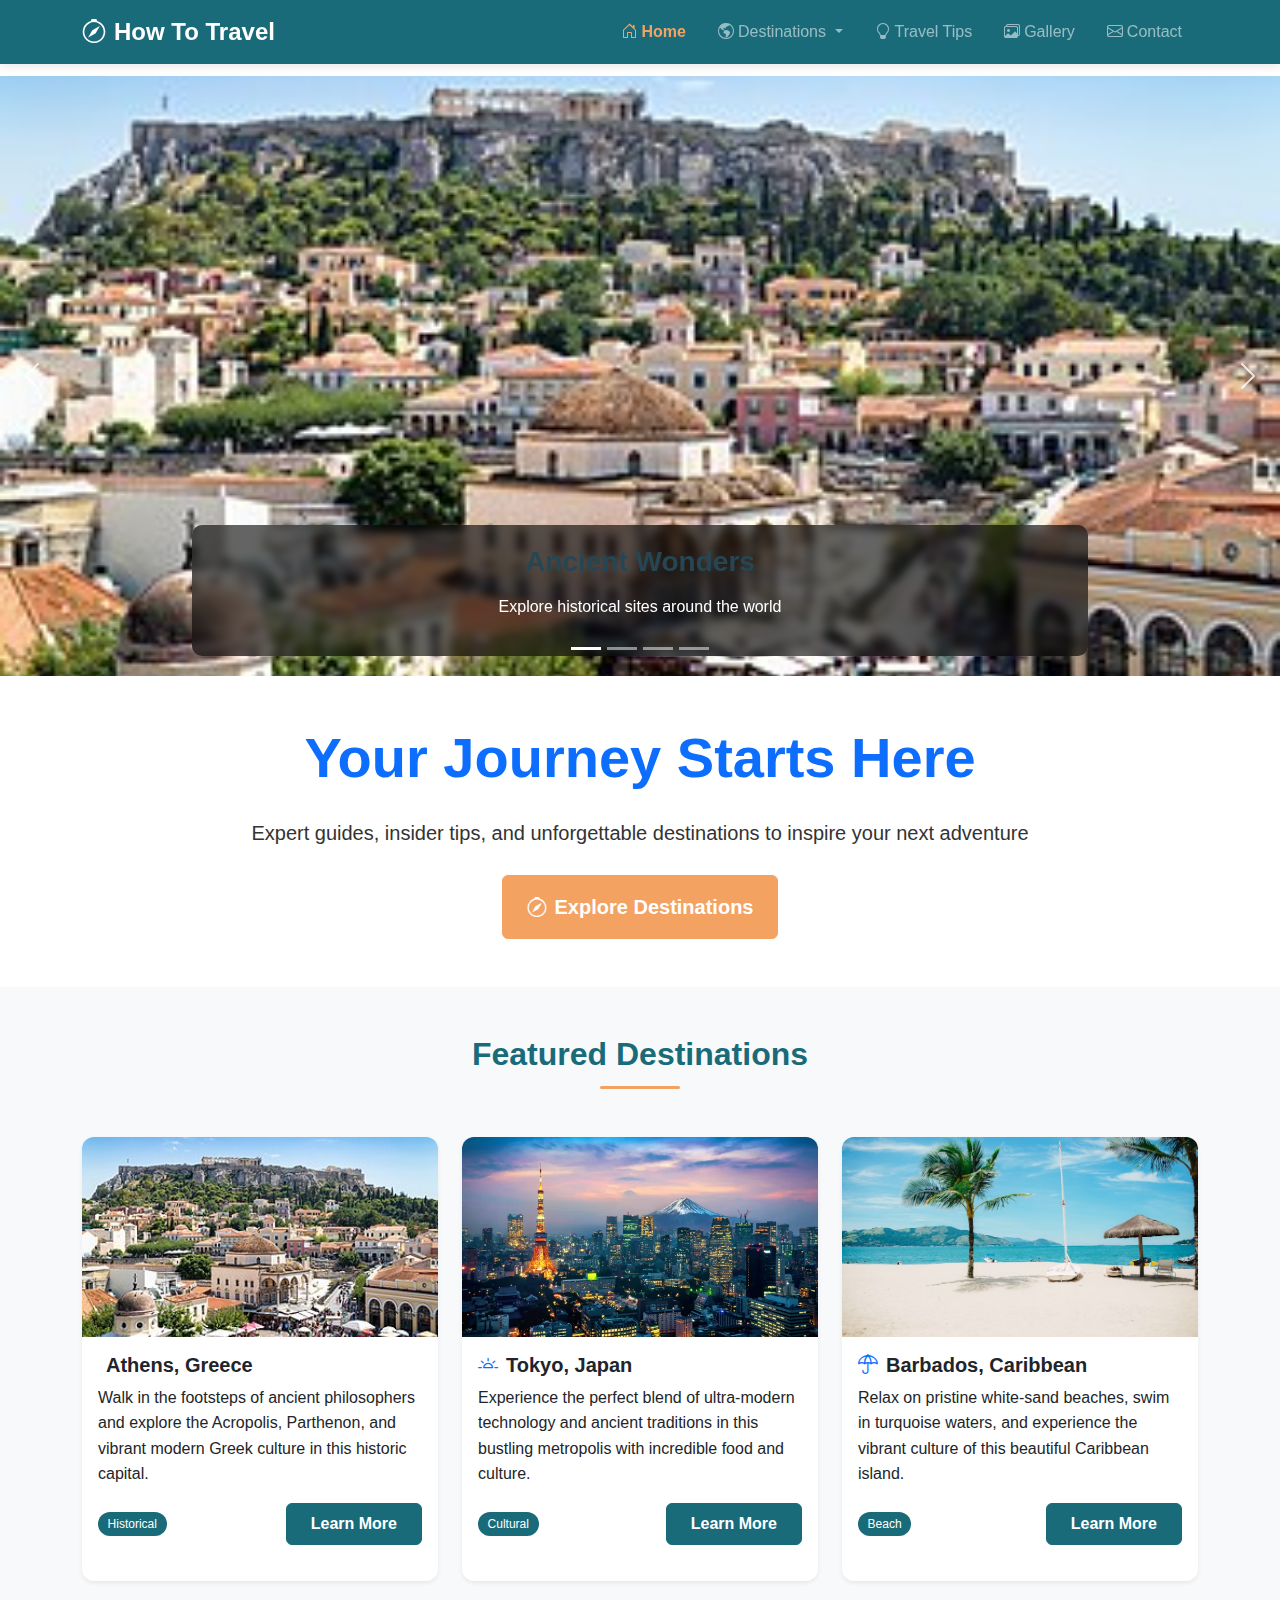
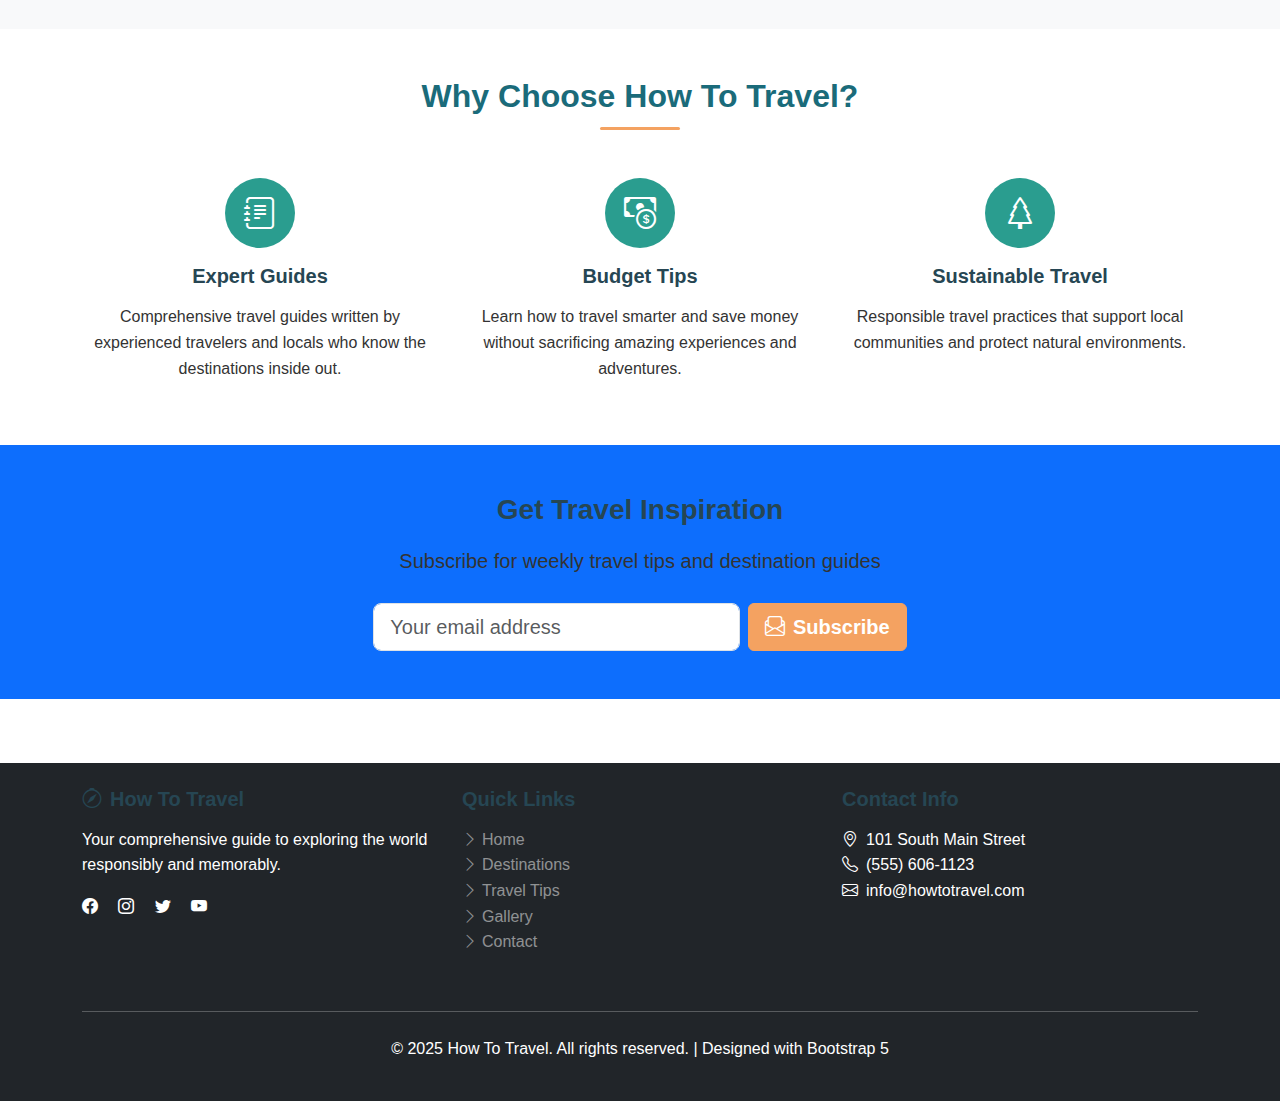
<file: index.html>
<!DOCTYPE html>
<html lang="en">
<head>
    <meta charset="UTF-8">
    <meta name="viewport" content="width=device-width, initial-scale=1.0">
    <meta name="author" content="Your Name">
    <meta name="description" content="How To Travel - Discover amazing travel destinations, expert tips, and comprehensive guides for your next adventure">
    <title>How To Travel - Your Ultimate Travel Guide & Resource</title>
    
    <!-- Bootstrap CSS -->
    <link href="https://cdn.jsdelivr.net/npm/bootstrap@5.3.2/dist/css/bootstrap.min.css" rel="stylesheet">
    
    <!-- Bootstrap Icons -->
    <link rel="stylesheet" href="https://cdn.jsdelivr.net/npm/bootstrap-icons@1.11.1/font/bootstrap-icons.css">
    
    <!-- Custom CSS -->
    <link rel="stylesheet" href="css/style.css">
</head>
<body>
    <!-- Navigation Bar with Dropdown Menu -->
    <nav class="navbar navbar-expand-lg navbar-dark bg-primary fixed-top">
        <div class="container">
            <a class="navbar-brand fw-bold" href="index.html">
                <i class="bi bi-compass me-2"></i>How To Travel
            </a>
            
            <button class="navbar-toggler" type="button" data-bs-toggle="collapse" data-bs-target="#navbarNav">
                <span class="navbar-toggler-icon"></span>
            </button>
            
            <div class="collapse navbar-collapse" id="navbarNav">
                <ul class="navbar-nav ms-auto">
                    <li class="nav-item">
                        <a class="nav-link active" href="index.html">
                            <i class="bi bi-house-door me-1"></i>Home
                        </a>
                    </li>
                    
                    <!-- Dropdown Menu -->
                    <li class="nav-item dropdown">
                        <a class="nav-link dropdown-toggle" href="#" id="destinationsDropdown" role="button" data-bs-toggle="dropdown">
                            <i class="bi bi-globe-americas me-1"></i>Destinations
                        </a>
                        <ul class="dropdown-menu">
                            <li><a class="dropdown-item" href="destinations.html#europe">Europe</a></li>
                            <li><a class="dropdown-item" href="destinations.html#asia">Asia</a></li>
                            <li><a class="dropdown-item" href="destinations.html#americas">Americas</a></li>
                            <li><hr class="dropdown-divider"></li>
                            <li><a class="dropdown-item" href="destinations.html">All Destinations</a></li>
                        </ul>
                    </li>
                    
                    <li class="nav-item">
                        <a class="nav-link" href="tips.html">
                            <i class="bi bi-lightbulb me-1"></i>Travel Tips
                        </a>
                    </li>
                    
                    <li class="nav-item">
                        <a class="nav-link" href="gallery.html">
                            <i class="bi bi-images me-1"></i>Gallery
                        </a>
                    </li>
                    
                    <li class="nav-item">
                        <a class="nav-link" href="contact.html">
                            <i class="bi bi-envelope me-1"></i>Contact
                        </a>
                    </li>
                </ul>
            </div>
        </div>
    </nav>

    <!-- Image Carousel -->
    <div id="travelCarousel" class="carousel slide" data-bs-ride="carousel">
        <div class="carousel-indicators">
            <button type="button" data-bs-target="#travelCarousel" data-bs-slide-to="0" class="active" aria-current="true" aria-label="Slide 1"></button>
            <button type="button" data-bs-target="#travelCarousel" data-bs-slide-to="1" aria-label="Slide 2"></button>
            <button type="button" data-bs-target="#travelCarousel" data-bs-slide-to="2" aria-label="Slide 3"></button>
            <button type="button" data-bs-target="#travelCarousel" data-bs-slide-to="3" aria-label="Slide 4"></button>
        </div>
        
        <div class="carousel-inner">
            <div class="carousel-item active">
                <img src="images/athens.jpg" 
                     class="d-block w-100" alt="Greek Ruins" style="height: 600px; object-fit: cover;">
                <div class="carousel-caption d-none d-md-block">
                    <h3>Ancient Wonders</h3>
                    <p>Explore historical sites around the world</p>
                </div>
            </div>
            
            <div class="carousel-item">
                <img src="images/bali.jpg" 
                     class="d-block w-100" alt="Beautiful Beach" style="height: 600px; object-fit: cover;">
                <div class="carousel-caption d-none d-md-block">
                    <h3>Tropical Paradise</h3>
                    <p>Relax on the world's most beautiful beaches</p>
                </div>
            </div>
            
            <div class="carousel-item">
                <img src="images/italy.jpg" 
                     class="d-block w-100" alt="Mountain Adventure" style="height: 600px; object-fit: cover;">
                <div class="carousel-caption d-none d-md-block">
                    <h3>Mountain Adventures</h3>
                    <p>Experience breathtaking mountain views</p>
                </div>
            </div>
            
            <div class="carousel-item">
                <img src="images/china.jpg" 
                     class="d-block w-100" alt="Cityscape" style="height: 600px; object-fit: cover;">
                <div class="carousel-caption d-none d-md-block">
                    <h3>Urban Exploration</h3>
                    <p>Discover vibrant cities and cultures</p>
                </div>
            </div>
        </div>
        
        <button class="carousel-control-prev" type="button" data-bs-target="#travelCarousel" data-bs-slide="prev">
            <span class="carousel-control-prev-icon" aria-hidden="true"></span>
            <span class="visually-hidden">Previous</span>
        </button>
        <button class="carousel-control-next" type="button" data-bs-target="#travelCarousel" data-bs-slide="next">
            <span class="carousel-control-next-icon" aria-hidden="true"></span>
            <span class="visually-hidden">Next</span>
        </button>
    </div>

    <!--The Hero Section -->
    <section class="py-5">
        <div class="container text-center">
            <h1 class="display-4 mb-4 fw-bold text-primary">Your Journey Starts Here</h1>
            <p class="lead mb-4 fs-5">Expert guides, insider tips, and unforgettable destinations to inspire your next adventure</p>
            <a href="destinations.html" class="btn btn-warning btn-lg px-4 py-3 fw-bold"><i class="bi bi-compass me-2"></i>Explore Destinations</a>
        </div>
    </section>

    <!-- Featured Destinations Section -->
    <section class="py-5 bg-light">
        <div class="container">
            <h2 class="text-center mb-5 section-title">Featured Destinations</h2>
            
            <div class="row g-4">
                <div class="col-md-4">
                    <div class="card h-100 shadow-sm destination-card">
                        <img src="images/athens.jpg" 
                             class="card-img-top" alt="Athens, Greece">
                        <div class="card-body">
                            <h5 class="card-title">
                                <i class="bi bi-building-columns text-primary me-2"></i>Athens, Greece
                            </h5>
                            <p class="card-text">Walk in the footsteps of ancient philosophers and explore the Acropolis, Parthenon, and vibrant modern Greek culture in this historic capital.</p>
                            <div class="d-flex justify-content-between align-items-center">
                                <span class="badge bg-primary">Historical</span>
                                <a href="destinations.html#athens" class="btn btn-primary">Learn More</a>
                            </div>
                        </div>
                    </div>
                </div>
                
                <div class="col-md-4">
                    <div class="card h-100 shadow-sm destination-card">
                        <img src="images/tokyo.jpg" 
                             class="card-img-top" alt="Tokyo, Japan">
                        <div class="card-body">
                            <h5 class="card-title">
                                <i class="bi bi-brightness-alt-high text-primary me-2"></i>Tokyo, Japan
                            </h5>
                            <p class="card-text">Experience the perfect blend of ultra-modern technology and ancient traditions in this bustling metropolis with incredible food and culture.</p>
                            <div class="d-flex justify-content-between align-items-center">
                                <span class="badge bg-primary">Cultural</span>
                                <a href="destinations.html#tokyo" class="btn btn-primary">Learn More</a>
                            </div>
                        </div>
                    </div>
                </div>
                
                <div class="col-md-4">
                    <div class="card h-100 shadow-sm destination-card">
                        <img src="images/barbados.jpg" 
                             class="card-img-top" alt="Barbados, Caribbean">
                        <div class="card-body">
                            <h5 class="card-title">
                                <i class="bi bi-umbrella text-primary me-2"></i>Barbados, Caribbean
                            </h5>
                            <p class="card-text">Relax on pristine white-sand beaches, swim in turquoise waters, and experience the vibrant culture of this beautiful Caribbean island.</p>
                            <div class="d-flex justify-content-between align-items-center">
                                <span class="badge bg-primary">Beach</span>
                                <a href="destinations.html#barbados" class="btn btn-primary">Learn More</a>
                            </div>
                        </div>
                    </div>
                </div>
            </div>
        </div>
    </section>

    <!-- Persuasive Paragraph to Attract People -->
    <section class="py-5">
        <div class="container">
            <h2 class="text-center mb-5 section-title">Why Choose How To Travel?</h2>
            
            <div class="row g-4 text-center">
                <div class="col-md-4">
                    <div class="feature-icon mb-3">
                        <i class="bi bi-journal-text icon-wrapper"></i>
                    </div>
                    <h5>Expert Guides</h5>
                    <p>Comprehensive travel guides written by experienced travelers and locals who know the destinations inside out.</p>
                </div>
                
                <div class="col-md-4">
                    <div class="feature-icon mb-3">
                        <i class="bi bi-cash-coin icon-wrapper"></i>
                    </div>
                    <h5>Budget Tips</h5>
                    <p>Learn how to travel smarter and save money without sacrificing amazing experiences and adventures.</p>
                </div>
                
                <div class="col-md-4">
                    <div class="feature-icon mb-3">
                        <i class="bi bi-tree icon-wrapper"></i>
                    </div>
                    <h5>Sustainable Travel</h5>
                    <p>Responsible travel practices that support local communities and protect natural environments.</p>
                </div>
            </div>
        </div>
    </section>

    <!-- Newsletter Signup -->
    <section class="py-5 bg-primary text-white">
        <div class="container text-center">
            <h3 class="mb-3">Get Travel Inspiration</h3>
            <p class="lead mb-4">Subscribe for weekly travel tips and destination guides</p>
            
            <form class="row g-2 justify-content-center">
                <div class="col-md-4">
                    <input type="email" class="form-control form-control-lg" placeholder="Your email address" required>
                </div>
                <div class="col-auto">
                    <button type="submit" class="btn btn-warning btn-lg fw-bold">
                        <i class="bi bi-envelope-paper me-2"></i>Subscribe
                    </button>
                </div>
            </form>
        </div>
    </section>

    <!-- Footer -->
    <footer class="bg-dark text-white py-4">
        <div class="container">
            <div class="row">
                <div class="col-md-4 mb-3">
                    <h5 class="fw-bold">
                        <i class="bi bi-compass me-2"></i>How To Travel
                    </h5>
                    <p>Your comprehensive guide to exploring the world responsibly and memorably.</p>
                    <div class="social-links">
                        <a href="#" class="text-white me-3"><i class="bi bi-facebook"></i></a>
                        <a href="#" class="text-white me-3"><i class="bi bi-instagram"></i></a>
                        <a href="#" class="text-white me-3"><i class="bi bi-twitter"></i></a>
                        <a href="#" class="text-white"><i class="bi bi-youtube"></i></a>
                    </div>
                </div>
                
                <div class="col-md-4 mb-3">
                    <h5>Quick Links</h5>
                    <ul class="list-unstyled">
                        <li><a href="index.html" class="text-white-50"><i class="bi bi-chevron-right me-1"></i>Home</a></li>
                        <li><a href="destinations.html" class="text-white-50"><i class="bi bi-chevron-right me-1"></i>Destinations</a></li>
                        <li><a href="tips.html" class="text-white-50"><i class="bi bi-chevron-right me-1"></i>Travel Tips</a></li>
                        <li><a href="gallery.html" class="text-white-50"><i class="bi bi-chevron-right me-1"></i>Gallery</a></li>
                        <li><a href="contact.html" class="text-white-50"><i class="bi bi-chevron-right me-1"></i>Contact</a></li>
                    </ul>
                </div>
                
                <div class="col-md-4 mb-3">
                    <h5>Contact Info</h5>
                    <ul class="list-unstyled">
                        <li><i class="bi bi-geo-alt me-2"></i>101 South Main Street</li>
                        <li><i class="bi bi-telephone me-2"></i>(555) 606-1123</li>
                        <li><i class="bi bi-envelope me-2"></i>info@howtotravel.com</li>
                    </ul>
                </div>
            </div>
            
            <hr class="my-4">
            
            <div class="text-center">
                <p>&copy; 2025 How To Travel. All rights reserved. | Designed with Bootstrap 5</p>
            </div>
        </div>
    </footer>

    <!-- Bootstrap JavaScript -->
    <script src="https://cdn.jsdelivr.net/npm/bootstrap@5.3.2/dist/js/bootstrap.bundle.min.js"></script>
</body>
</html>
</file>
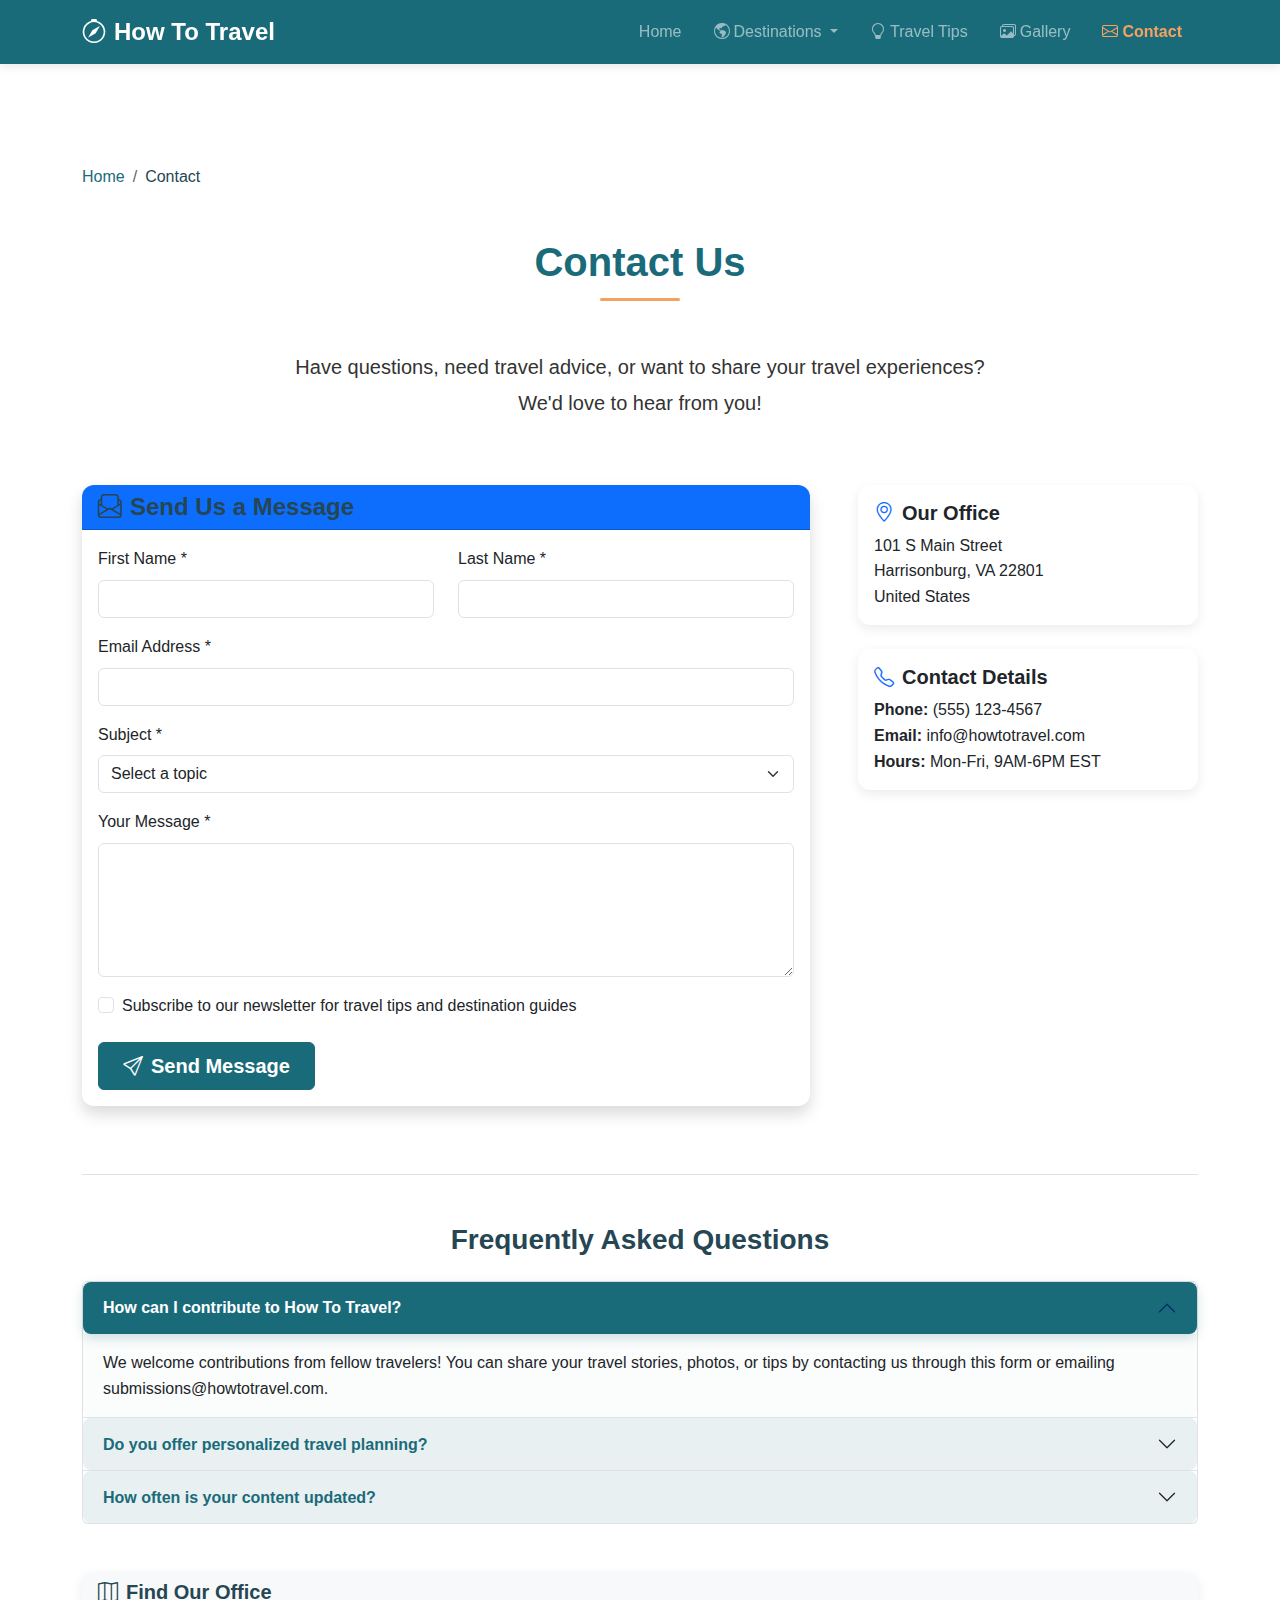
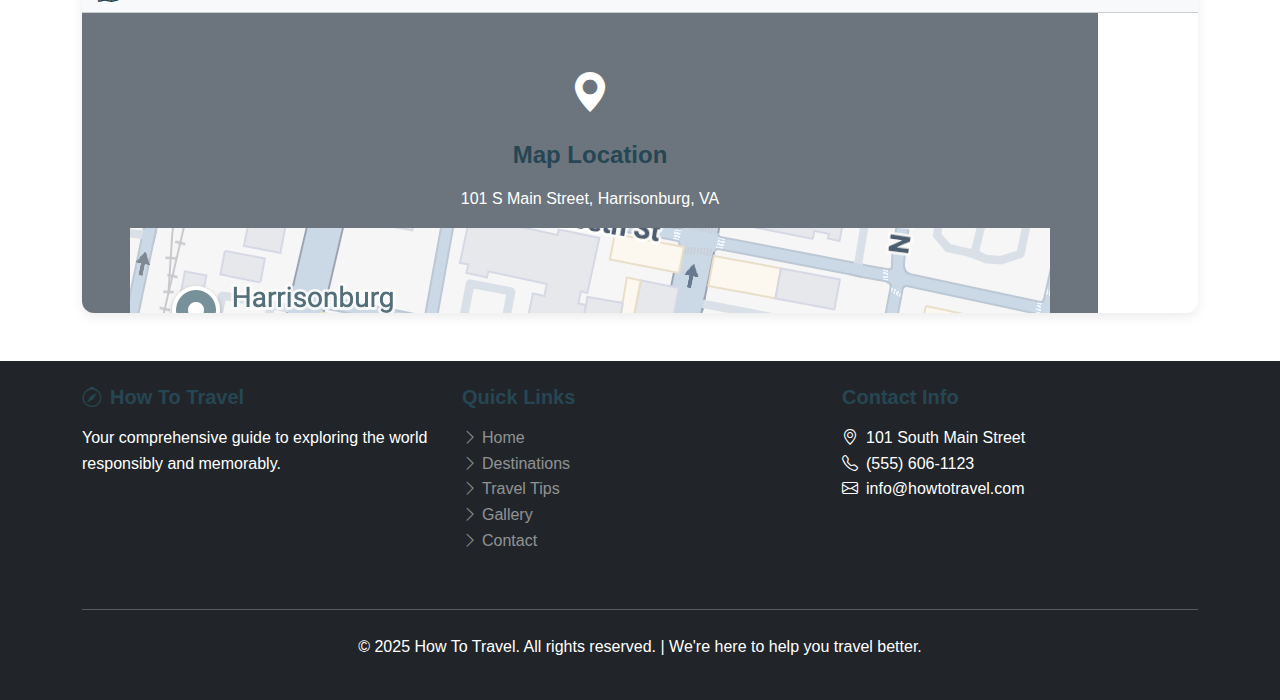
<file: contact.html>
<!DOCTYPE html>
<html lang="en">
<head>
    <meta charset="UTF-8">
    <meta name="viewport" content="width=device-width, initial-scale=1.0">
    <meta name="author" content="Alexis Chondrogiannis">
    <meta name="description" content="Contact How To Travel for travel advice, partnership opportunities, or to share your travel experiences">
    <title>Contact Us - Get in Touch | How To Travel</title>
    
    <!-- Bootstrap CSS -->
    <link href="https://cdn.jsdelivr.net/npm/bootstrap@5.3.2/dist/css/bootstrap.min.css" rel="stylesheet">
    
    <!-- Bootstrap Icons -->
    <link rel="stylesheet" href="https://cdn.jsdelivr.net/npm/bootstrap-icons@1.11.1/font/bootstrap-icons.css">
    
    <!-- CSS -->
    <link rel="stylesheet" href="css/style.css">
</head>
<body>
    <!--  Navigation Bar with Dropdown Menu -->
    <nav class="navbar navbar-expand-lg navbar-dark bg-primary fixed-top">
        <div class="container">
            <a class="navbar-brand fw-bold" href="index.html">
                <i class="bi bi-compass me-2"></i>How To Travel
            </a>
            
            <button class="navbar-toggler" type="button" data-bs-toggle="collapse" data-bs-target="#navbarNav">
                <span class="navbar-toggler-icon"></span>
            </button>
            
            <div class="collapse navbar-collapse" id="navbarNav">
                <ul class="navbar-nav ms-auto">
                    <li class="nav-item">
                        <a class="nav-link" href="index.html">Home</a>
                    </li>
                    
                    <li class="nav-item dropdown">
                        <a class="nav-link dropdown-toggle" href="#" id="destinationsDropdown" role="button" data-bs-toggle="dropdown">
                            <i class="bi bi-globe-americas me-1"></i>Destinations
                        </a>
                        <ul class="dropdown-menu">
                            <li><a class="dropdown-item" href="destinations.html#europe">Europe</a></li>
                            <li><a class="dropdown-item" href="destinations.html#asia">Asia</a></li>
                            <li><a class="dropdown-item" href="destinations.html#americas">Americas</a></li>
                        </ul>
                    </li>
                    
                    <li class="nav-item">
                        <a class="nav-link" href="tips.html">
                            <i class="bi bi-lightbulb me-1"></i>Travel Tips
                        </a>
                    </li>
                    
                    <li class="nav-item">
                        <a class="nav-link" href="gallery.html">
                            <i class="bi bi-images me-1"></i>Gallery
                        </a>
                    </li>
                    
                    <li class="nav-item">
                        <a class="nav-link active" href="contact.html">
                            <i class="bi bi-envelope me-1"></i>Contact
                        </a>
                    </li>
                </ul>
            </div>
        </div>
    </nav>

    <!-- Breadcrumbs Back to the Home Page -->
    <nav aria-label="breadcrumb" class="container mt-5 pt-4">
        <ol class="breadcrumb">
            <li class="breadcrumb-item"><a href="index.html">Home</a></li>
            <li class="breadcrumb-item active">Contact</li>
        </ol>
    </nav>

    <!-- Page Heading -->
    <div class="container mt-3">
        <h1 class="text-center mb-5 section-title">Contact Us</h1>
        
        <div class="row mb-5">
            <div class="col-lg-8 mx-auto text-center">
                <p class="lead">Have questions, need travel advice, or want to share your travel experiences? We'd love to hear from you!</p>
            </div>
        </div>

        <div class="row g-5">
            <!-- A Contact Form -->
            <div class="col-lg-8">
                <div class="card shadow">
                    <div class="card-header bg-primary text-white">
                        <h4 class="mb-0"><i class="bi bi-envelope-paper me-2"></i>Send Us a Message</h4>
                    </div>
                    <div class="card-body">
                        <form id="contactForm">
                            <div class="row mb-3">
                                <div class="col-md-6">
                                    <label for="firstName" class="form-label">First Name *</label>
                                    <input type="text" class="form-control" id="firstName" required>
                                </div>
                                <div class="col-md-6">
                                    <label for="lastName" class="form-label">Last Name *</label>
                                    <input type="text" class="form-control" id="lastName" required>
                                </div>
                            </div>
                            
                            <div class="mb-3">
                                <label for="email" class="form-label">Email Address *</label>
                                <input type="email" class="form-control" id="email" required>
                            </div>
                            
                            <div class="mb-3">
                                <label for="subject" class="form-label">Subject *</label>
                                <select class="form-select" id="subject" required>
                                    <option value="" selected disabled>Select a topic</option>
                                    <option value="general">General Inquiry</option>
                                    <option value="destination">Destination Advice</option>
                                    <option value="partnership">Partnership Opportunity</option>
                                    <option value="feedback">Website Feedback</option>
                                    <option value="other">Other</option>
                                </select>
                            </div>
                            
                            <div class="mb-3">
                                <label for="message" class="form-label">Your Message *</label>
                                <textarea class="form-control" id="message" rows="5" required></textarea>
                            </div>
                            
                            <div class="form-check mb-4">
                                <input class="form-check-input" type="checkbox" id="newsletter">
                                <label class="form-check-label" for="newsletter">
                                    Subscribe to our newsletter for travel tips and destination guides
                                </label>
                            </div>
                            
                            <button type="submit" class="btn btn-primary btn-lg">
                                <i class="bi bi-send me-2"></i>Send Message
                            </button>
                        </form>
                    </div>
                </div>
            </div>

            <!-- Location -->
            <div class="col-lg-4">
                <div class="card mb-4">
                    <div class="card-body">
                        <h5 class="card-title">
                            <i class="bi bi-geo-alt text-primary me-2"></i>Our Office
                        </h5>
                        <p class="card-text">
                            101 S Main Street<br>
                            Harrisonburg, VA 22801<br>
                            United States
                        </p>
                    </div>
                </div>
                
            <!-- Contact Information -->
            <div class="card mb-4">
                    <div class="card-body">
                        <h5 class="card-title">
                            <i class="bi bi-telephone text-primary me-2"></i>Contact Details
                        </h5>
                        <p class="card-text">
                            <strong>Phone:</strong> (555) 123-4567<br>
                            <strong>Email:</strong> info@howtotravel.com<br>
                            <strong>Hours:</strong> Mon-Fri, 9AM-6PM EST
                        </p>
                    </div>
                </div>
            </div>
        </div>

        <!-- FAQ Section -->
        <div class="mt-5 pt-5 border-top">
            <h3 class="text-center mb-4">Frequently Asked Questions</h3>
            
            <div class="accordion" id="faqAccordion">
                <div class="accordion-item">
                    <h2 class="accordion-header">
                        <button class="accordion-button" type="button" data-bs-toggle="collapse" data-bs-target="#faq1">
                            How can I contribute to How To Travel?
                        </button>
                    </h2>
                    <div id="faq1" class="accordion-collapse collapse show" data-bs-parent="#faqAccordion">
                        <div class="accordion-body">
                            We welcome contributions from fellow travelers! You can share your travel stories, photos, or tips by contacting us through this form or emailing submissions@howtotravel.com.
                        </div>
                    </div>
                </div>
                
                <div class="accordion-item">
                    <h2 class="accordion-header">
                        <button class="accordion-button collapsed" type="button" data-bs-toggle="collapse" data-bs-target="#faq2">
                            Do you offer personalized travel planning?
                        </button>
                    </h2>
                    <div id="faq2" class="accordion-collapse collapse" data-bs-parent="#faqAccordion">
                        <div class="accordion-body">
                            While we don't offer full-service travel planning, we're happy to provide destination recommendations and travel advice based on your interests and budget.
                        </div>
                    </div>
                </div>
                
                <div class="accordion-item">
                    <h2 class="accordion-header">
                        <button class="accordion-button collapsed" type="button" data-bs-toggle="collapse" data-bs-target="#faq3">
                            How often is your content updated?
                        </button>
                    </h2>
                    <div id="faq3" class="accordion-collapse collapse" data-bs-parent="#faqAccordion">
                        <div class="accordion-body">
                            We update our destination guides and travel tips regularly to ensure information is current and accurate. Major updates occur at least quarterly.
                        </div>
                    </div>
                </div>
            </div>
        </div>

        <!-- Picture of 101 S Main Street on a Map -->
        <div class="mt-5">
            <div class="card">
                <div class="card-header bg-light">
                    <h5 class="mb-0"><i class="bi bi-map me-2"></i>Find Our Office</h5>
                </div>
                <div class="card-body p-0 d-flex">
                    <div class="bg-secondary text-white p-5 text-center" style="height: 300px;">
                        <i class="bi bi-geo-alt-fill fs-1 mb-3 d-block"></i>
                        <h4>Map Location</h4>
                        <p>101 S Main Street, Harrisonburg, VA</p>
                        <img src="images/map.jpg" alt="Location for 101 S Main Steet on a Map" class="img-fluid w-100 object-fit-cover" />
                    </div>
                </div>
            </div>
        </div>
    </div>

    <!-- Footer -->
    <footer class="bg-dark text-white py-4 mt-5">
        <div class="container">
            <div class="row">
                <div class="col-md-4 mb-3">
                    <h5 class="fw-bold">
                        <i class="bi bi-compass me-2"></i>How To Travel
                    </h5>
                    <p>Your comprehensive guide to exploring the world responsibly and memorably.</p>
                </div>
                
                <div class="col-md-4 mb-3">
                    <h5>Quick Links</h5>
                    <ul class="list-unstyled">
                        <li><a href="index.html" class="text-white-50"><i class="bi bi-chevron-right me-1"></i>Home</a></li>
                        <li><a href="destinations.html" class="text-white-50"><i class="bi bi-chevron-right me-1"></i>Destinations</a></li>
                        <li><a href="tips.html" class="text-white-50"><i class="bi bi-chevron-right me-1"></i>Travel Tips</a></li>
                        <li><a href="gallery.html" class="text-white-50"><i class="bi bi-chevron-right me-1"></i>Gallery</a></li>
                        <li><a href="contact.html" class="text-white-50"><i class="bi bi-chevron-right me-1"></i>Contact</a></li>
                    </ul>
                </div>
                
                <div class="col-md-4 mb-3">
                    <h5>Contact Info</h5>
                    <ul class="list-unstyled">
                        <li><i class="bi bi-geo-alt me-2"></i>101 South Main Street</li>
                        <li><i class="bi bi-telephone me-2"></i>(555) 606-1123</li>
                        <li><i class="bi bi-envelope me-2"></i>info@howtotravel.com</li>
                    </ul>
                </div>
            </div>
            
            <hr class="my-4">
            
            <div class="text-center">
                <p>&copy; 2025 How To Travel. All rights reserved. | We're here to help you travel better.</p>
            </div>
        </div>
    </footer>

    <!-- Bootstrap JavaScript -->
    <script src="https://cdn.jsdelivr.net/npm/bootstrap@5.3.2/dist/js/bootstrap.bundle.min.js"></script>
</body>
</html>
</file>
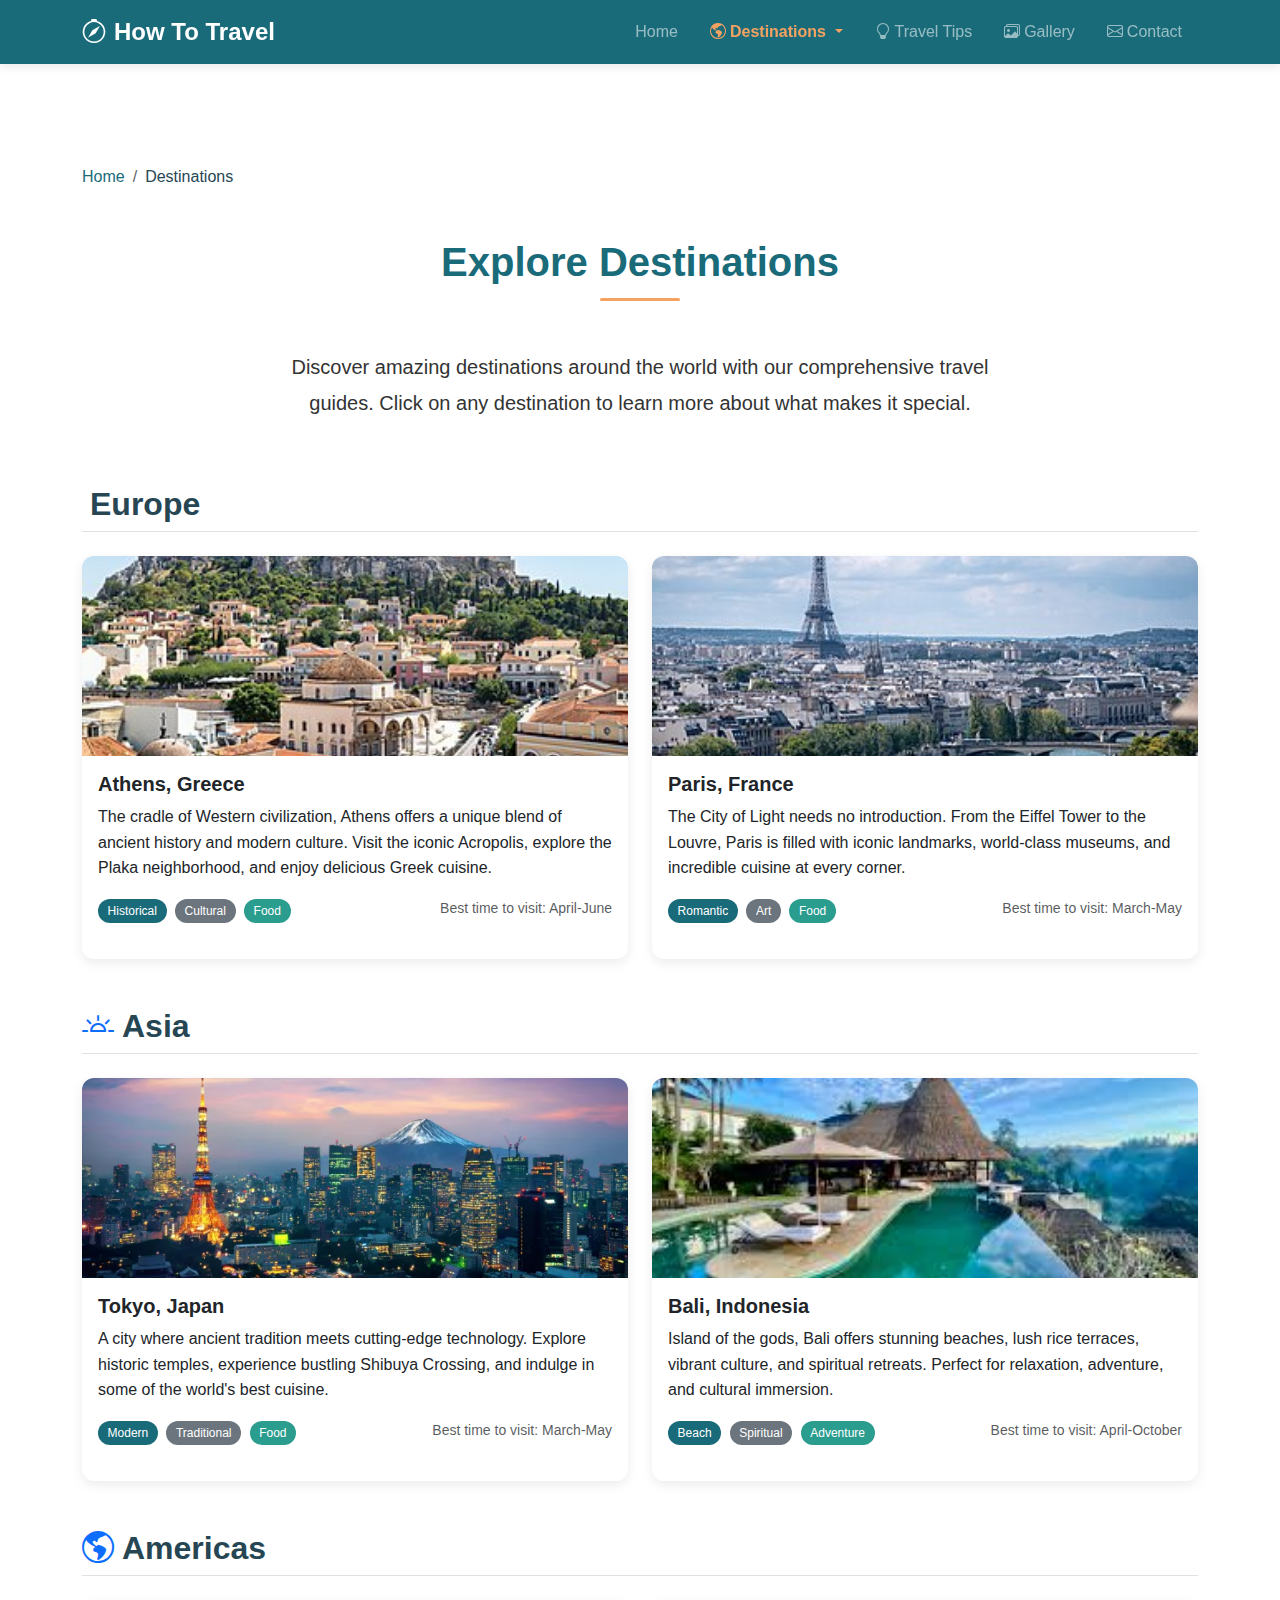
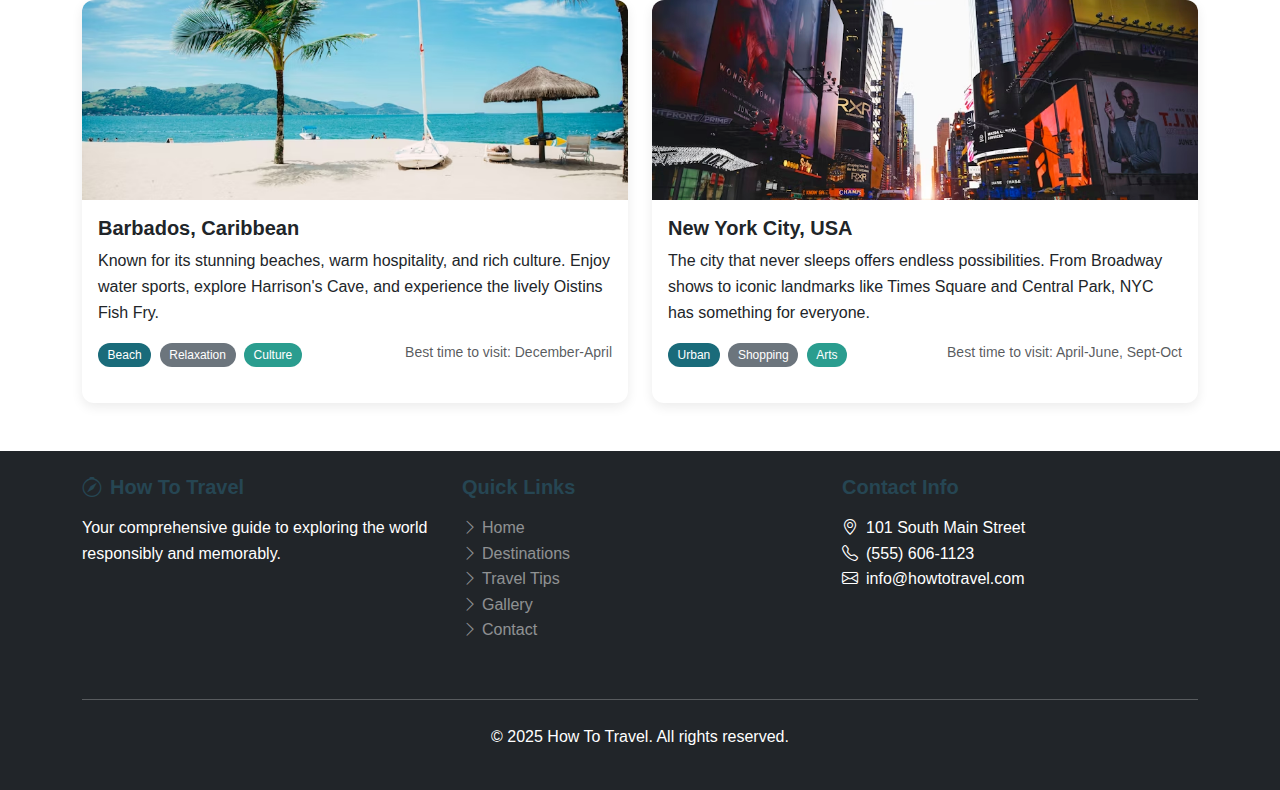
<file: destinations.html>
<!DOCTYPE html>
<html lang="en">
<head>
    <meta charset="UTF-8">
    <meta name="viewport" content="width=device-width, initial-scale=1.0">
    <meta name="author" content="Alexis Chondrogiannis">
    <meta name="description" content="Explore amazing travel destinations around the world with detailed guides and insider tips">
    <title>Travel Destinations - Comprehensive Guides | How To Travel</title>
    
    <!-- Bootstrap CSS -->
    <link href="https://cdn.jsdelivr.net/npm/bootstrap@5.3.2/dist/css/bootstrap.min.css" rel="stylesheet">
    
    <!-- Bootstrap Icons -->
    <link rel="stylesheet" href="https://cdn.jsdelivr.net/npm/bootstrap-icons@1.11.1/font/bootstrap-icons.css">
    
    <!-- Custom CSS -->
    <link rel="stylesheet" href="css/style.css">
</head>
<body>
    <!-- Navigation with Dropdown Menu -->
    <nav class="navbar navbar-expand-lg navbar-dark bg-primary fixed-top">
        <div class="container">
            <a class="navbar-brand fw-bold" href="index.html">
                <i class="bi bi-compass me-2"></i>How To Travel
            </a>
            
            <button class="navbar-toggler" type="button" data-bs-toggle="collapse" data-bs-target="#navbarNav">
                <span class="navbar-toggler-icon"></span>
            </button>
            
            <div class="collapse navbar-collapse" id="navbarNav">
                <ul class="navbar-nav ms-auto">
                    <li class="nav-item">
                        <a class="nav-link" href="index.html">Home</a>
                    </li>
                    
                    <li class="nav-item dropdown">
                        <a class="nav-link dropdown-toggle active" href="#" id="destinationsDropdown" role="button" data-bs-toggle="dropdown">
                            <i class="bi bi-globe-americas me-1"></i>Destinations
                        </a>
                        <ul class="dropdown-menu">
                            <li><a class="dropdown-item" href="#europe">Europe</a></li>
                            <li><a class="dropdown-item" href="#asia">Asia</a></li>
                            <li><a class="dropdown-item" href="#americas">Americas</a></li>
                        </ul>
                    </li>
                    
                    <li class="nav-item">
                        <a class="nav-link" href="tips.html">
                            <i class="bi bi-lightbulb me-1"></i>Travel Tips
                        </a>
                    </li>
                    
                    <li class="nav-item">
                        <a class="nav-link" href="gallery.html">
                            <i class="bi bi-images me-1"></i>Gallery
                        </a>
                    </li>
                    
                    <li class="nav-item">
                        <a class="nav-link" href="contact.html">
                            <i class="bi bi-envelope me-1"></i>Contact
                        </a>
                    </li>
                </ul>
            </div>
        </div>
    </nav>

    <!-- Breadcrumbs Using Booksrtap -->
    <nav aria-label="breadcrumb" class="container mt-5 pt-4">
        <ol class="breadcrumb">
            <li class="breadcrumb-item"><a href="index.html">Home</a></li>
            <li class="breadcrumb-item active">Destinations</li>
        </ol>
    </nav>

     <!-- Header for Destination Page -->
    <div class="container mt-3">
        <h1 class="text-center mb-5 section-title">Explore Destinations</h1>
        
        <!-- Introduction for Destination Page -->
        <div class="row mb-5">
            <div class="col-lg-8 mx-auto text-center">
                <p class="lead">Discover amazing destinations around the world with our comprehensive travel guides. Click on any destination to learn more about what makes it special.</p>
            </div>
        </div>

        <!-- Sections for Euopean Countries -->
        <section id="europe" class="mb-5">
            <h2 class="mb-4 border-bottom pb-2">
                <i class="bi bi-building-columns text-primary me-2"></i>Europe
            </h2>
            
            <div class="row g-4">
                <div class="col-md-6" id="athens">
                    <div class="card h-100">
                        <img src="images/athens.jpg" class="card-img-top" alt="Picture of Athens">
                        <div class="card-body">
                            <h5 class="card-title">Athens, Greece</h5>
                            <p class="card-text">The cradle of Western civilization, Athens offers a unique blend of ancient history and modern culture. Visit the iconic Acropolis, explore the Plaka neighborhood, and enjoy delicious Greek cuisine.</p>
                            <div class="d-flex justify-content-between">
                                <div>
                                    <span class="badge bg-primary me-1">Historical</span>
                                    <span class="badge bg-secondary me-1">Cultural</span>
                                    <span class="badge bg-success">Food</span>
                                </div>
                                <small class="text-muted">Best time to visit: April-June</small>
                            </div>
                        </div>
                    </div>
                </div>
                
                <div class="col-md-6" id="paris">
                    <div class="card h-100">
                        <img src="images/paris.jpg" class="card-img-top" alt="Picture of Paris">
                        <div class="card-body">
                            <h5 class="card-title">Paris, France</h5>
                            <p class="card-text">The City of Light needs no introduction. From the Eiffel Tower to the Louvre, Paris is filled with iconic landmarks, world-class museums, and incredible cuisine at every corner.</p>
                            <div class="d-flex justify-content-between">
                                <div>
                                    <span class="badge bg-primary me-1">Romantic</span>
                                    <span class="badge bg-secondary me-1">Art</span>
                                    <span class="badge bg-success">Food</span>
                                </div>
                                <small class="text-muted">Best time to visit: March-May</small>
                            </div>
                        </div>
                    </div>
                </div>
            </div>
        </section>

        <!-- Section for Pictures of Countries in Asia-->
        <section id="asia" class="mb-5">
            <h2 class="mb-4 border-bottom pb-2">
                <i class="bi bi-brightness-alt-high text-primary me-2"></i>Asia
            </h2>
            
            <div class="row g-4">
                <div class="col-md-6" id="tokyo">
                    <div class="card h-100">
                        <img src="images/tokyo.jpg" class="card-img-top" alt="Picture of Tokyo">
                        <div class="card-body">
                            <h5 class="card-title">Tokyo, Japan</h5>
                            <p class="card-text">A city where ancient tradition meets cutting-edge technology. Explore historic temples, experience bustling Shibuya Crossing, and indulge in some of the world's best cuisine.</p>
                            <div class="d-flex justify-content-between">
                                <div>
                                    <span class="badge bg-primary me-1">Modern</span>
                                    <span class="badge bg-secondary me-1">Traditional</span>
                                    <span class="badge bg-success">Food</span>
                                </div>
                                <small class="text-muted">Best time to visit: March-May</small>
                            </div>
                        </div>
                    </div>
                </div>
                
                <div class="col-md-6" id="bali">
                    <div class="card h-100">
                        <img src="images/bali.jpg" class="card-img-top" alt="Picture of Bali">
                        <div class="card-body">
                            <h5 class="card-title">Bali, Indonesia</h5>
                            <p class="card-text">Island of the gods, Bali offers stunning beaches, lush rice terraces, vibrant culture, and spiritual retreats. Perfect for relaxation, adventure, and cultural immersion.</p>
                            <div class="d-flex justify-content-between">
                                <div>
                                    <span class="badge bg-primary me-1">Beach</span>
                                    <span class="badge bg-secondary me-1">Spiritual</span>
                                    <span class="badge bg-success">Adventure</span>
                                </div>
                                <small class="text-muted">Best time to visit: April-October</small>
                            </div>
                        </div>
                    </div>
                </div>
            </div>
        </section>

        <!-- Americas Section Showing two Countries in the Americas Continents -->
        <section id="americas" class="mb-5">
            <h2 class="mb-4 border-bottom pb-2">
                <i class="bi bi-globe-americas text-primary me-2"></i>Americas
            </h2>
            
            <div class="row g-4">
                <div class="col-md-6" id="barbados">
                    <div class="card h-100">
                        <img src="images/barbados.jpg" class="card-img-top" alt="Picture of the Beach in Barbados">
                        <div class="card-body">
                            <h5 class="card-title">Barbados, Caribbean</h5>
                            <p class="card-text">Known for its stunning beaches, warm hospitality, and rich culture. Enjoy water sports, explore Harrison's Cave, and experience the lively Oistins Fish Fry.</p>
                            <div class="d-flex justify-content-between">
                                <div>
                                    <span class="badge bg-primary me-1">Beach</span>
                                    <span class="badge bg-secondary me-1">Relaxation</span>
                                    <span class="badge bg-success">Culture</span>
                                </div>
                                <small class="text-muted">Best time to visit: December-April</small>
                            </div>
                        </div>
                    </div>
                </div>
                
                <div class="col-md-6" id="newyork">
                    <div class="card h-100">
                        <img src="images/newyork.jpg" class="card-img-top" alt="Picture of Times Square in New York City">
                        <div class="card-body">
                            <h5 class="card-title">New York City, USA</h5>
                            <p class="card-text">The city that never sleeps offers endless possibilities. From Broadway shows to iconic landmarks like Times Square and Central Park, NYC has something for everyone.</p>
                            <div class="d-flex justify-content-between">
                                <div>
                                    <span class="badge bg-primary me-1">Urban</span>
                                    <span class="badge bg-secondary me-1">Shopping</span>
                                    <span class="badge bg-success">Arts</span>
                                </div>
                                <small class="text-muted">Best time to visit: April-June, Sept-Oct</small>
                            </div>
                        </div>
                    </div>
                </div>
            </div>
        </section>


    </div>

    <!-- Footer -->
    <footer class="bg-dark text-white py-4 mt-5">
        <div class="container">
            <div class="row">
                <div class="col-md-4 mb-3">
                    <h5 class="fw-bold">
                        <i class="bi bi-compass me-2"></i>How To Travel
                    </h5>
                    <p>Your comprehensive guide to exploring the world responsibly and memorably.</p>
                </div>
                
                <div class="col-md-4 mb-3">
                    <h5>Quick Links</h5>
                    <ul class="list-unstyled">
                        <li><a href="index.html" class="text-white-50"><i class="bi bi-chevron-right me-1"></i>Home</a></li>
                        <li><a href="destinations.html" class="text-white-50"><i class="bi bi-chevron-right me-1"></i>Destinations</a></li>
                        <li><a href="tips.html" class="text-white-50"><i class="bi bi-chevron-right me-1"></i>Travel Tips</a></li>
                        <li><a href="gallery.html" class="text-white-50"><i class="bi bi-chevron-right me-1"></i>Gallery</a></li>
                        <li><a href="contact.html" class="text-white-50"><i class="bi bi-chevron-right me-1"></i>Contact</a></li>
                    </ul>
                </div>
                
                <div class="col-md-4 mb-3">
                    <h5>Contact Info</h5>
                    <ul class="list-unstyled">
                        <li><i class="bi bi-geo-alt me-2"></i>101 South Main Street</li>
                        <li><i class="bi bi-telephone me-2"></i>(555) 606-1123</li>
                        <li><i class="bi bi-envelope me-2"></i>info@howtotravel.com</li>
                    </ul>
                </div>
            </div>
            
            <hr class="my-4">
            
            <div class="text-center">
                <p>&copy; 2025 How To Travel. All rights reserved.</p>
            </div>
        </div>
    </footer>

    <!-- Bootstrap JavaScript -->
    <script src="https://cdn.jsdelivr.net/npm/bootstrap@5.3.2/dist/js/bootstrap.bundle.min.js"></script>
</body>
</html>
</file>
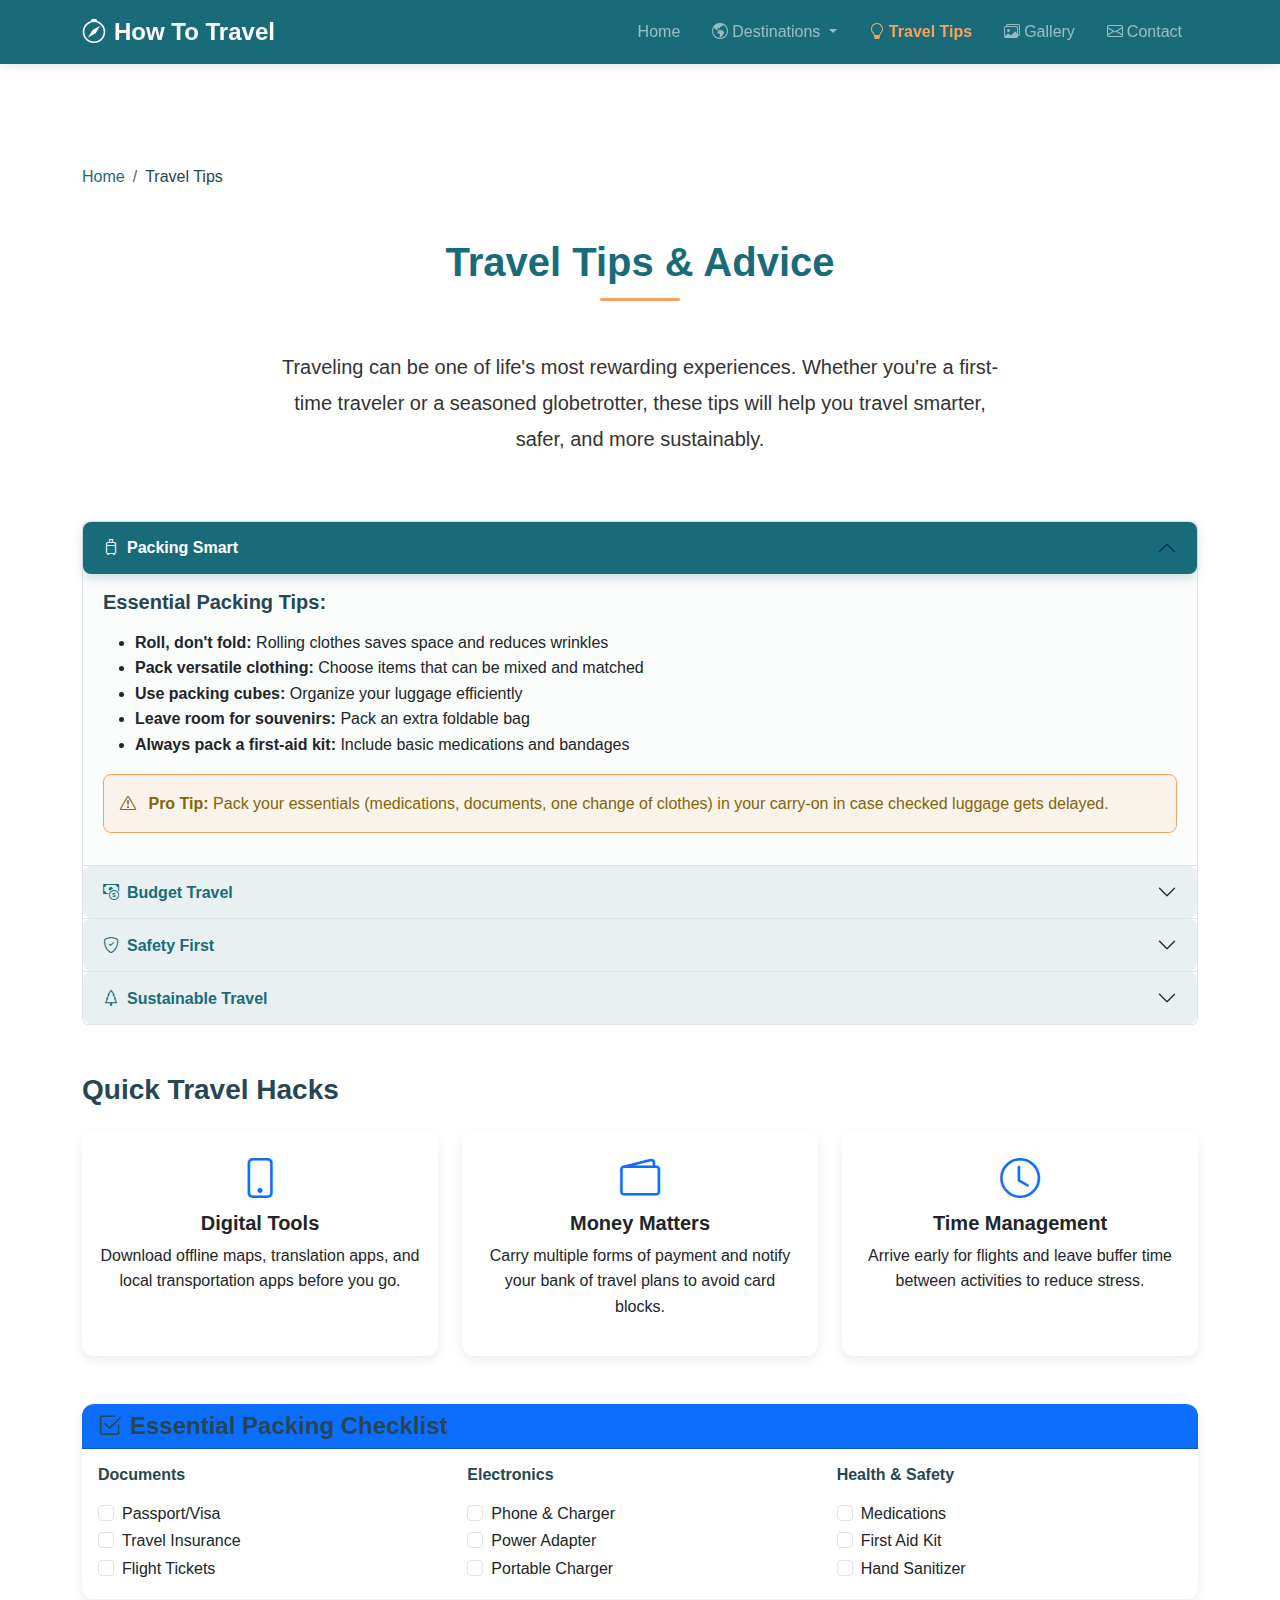
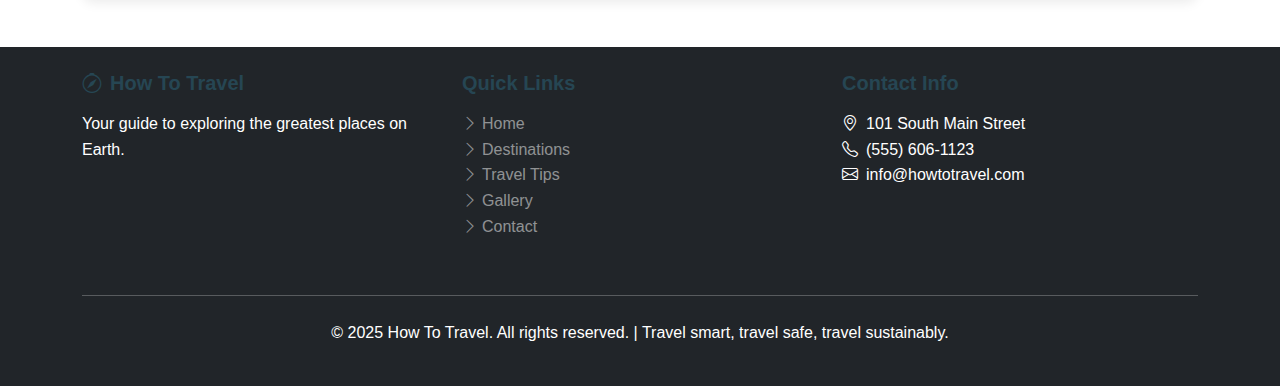
<file: tips.html>
<!DOCTYPE html>
<html lang="en">
<head>
    <meta charset="UTF-8">
    <meta name="viewport" content="width=device-width, initial-scale=1.0">
    <meta name="author" content="Alexis Chondrogiannis">
    <meta name="description" content="Essential travel tips, packing guides, budgeting advice, and safety tips from experienced travelers">
    <title>Travel Tips & Advice - How To Travel Smart | How To Travel</title>
    
    <!-- Bootstrap CSS -->
    <link href="https://cdn.jsdelivr.net/npm/bootstrap@5.3.2/dist/css/bootstrap.min.css" rel="stylesheet">
    
    <!-- Bootstrap Icons -->
    <link rel="stylesheet" href="https://cdn.jsdelivr.net/npm/bootstrap-icons@1.11.1/font/bootstrap-icons.css">
    
    <!--  CSS for style -->
    <link rel="stylesheet" href="css/style.css">
</head>
<body>
    <!-- Navigation Bar with Dropdown Menu-->
    <nav class="navbar navbar-expand-lg navbar-dark bg-primary fixed-top">
        <div class="container">
            <a class="navbar-brand fw-bold" href="index.html">
                <i class="bi bi-compass me-2"></i>How To Travel
            </a>
            
            <button class="navbar-toggler" type="button" data-bs-toggle="collapse" data-bs-target="#navbarNav">
                <span class="navbar-toggler-icon"></span>
            </button>
            
            <div class="collapse navbar-collapse" id="navbarNav">
                <ul class="navbar-nav ms-auto">
                    <li class="nav-item">
                        <a class="nav-link" href="index.html">Home</a>
                    </li>
                    
                    <li class="nav-item dropdown">
                        <a class="nav-link dropdown-toggle" href="#" id="destinationsDropdown" role="button" data-bs-toggle="dropdown">
                            <i class="bi bi-globe-americas me-1"></i>Destinations
                        </a>
                        <ul class="dropdown-menu">
                            <li><a class="dropdown-item" href="destinations.html#europe">Europe</a></li>
                            <li><a class="dropdown-item" href="destinations.html#asia">Asia</a></li>
                            <li><a class="dropdown-item" href="destinations.html#americas">Americas</a></li>
                        </ul>
                    </li>
                    
                    <li class="nav-item">
                        <a class="nav-link active" href="tips.html">
                            <i class="bi bi-lightbulb me-1"></i>Travel Tips
                        </a>
                    </li>
                    
                    <li class="nav-item">
                        <a class="nav-link" href="gallery.html">
                            <i class="bi bi-images me-1"></i>Gallery
                        </a>
                    </li>
                    
                    <li class="nav-item">
                        <a class="nav-link" href="contact.html">
                            <i class="bi bi-envelope me-1"></i>Contact
                        </a>
                    </li>
                </ul>
            </div>
        </div>
    </nav>

    <!-- Breadcrumbs Back to the Home Page  -->
    <nav aria-label="breadcrumb" class="container mt-5 pt-4">
        <ol class="breadcrumb">
            <li class="breadcrumb-item"><a href="index.html">Home</a></li>
            <li class="breadcrumb-item active">Travel Tips</li>
        </ol>
    </nav>

    <!-- The Header for the Page -->
    <div class="container mt-3">
        <h1 class="text-center mb-5 section-title">Travel Tips & Advice</h1>
        
        <!-- Intro For the Tips Page -->
        <div class="row mb-5">
            <div class="col-lg-8 mx-auto text-center">
                <p class="lead">Traveling can be one of life's most rewarding experiences. Whether you're a first-time traveler or a seasoned globetrotter, these tips will help you travel smarter, safer, and more sustainably.</p>
            </div>
        </div>

        <!-- Accordion with Travel Tips -->
        <div class="accordion mb-5" id="travelTipsAccordion">
            <!-- A List of Packing Tips -->
            <div class="accordion-item">
                <h2 class="accordion-header">
                    <button class="accordion-button" type="button" data-bs-toggle="collapse" data-bs-target="#packingTips">
                        <i class="bi bi-suitcase2 me-2"></i>Packing Smart
                    </button>
                </h2>
                <div id="packingTips" class="accordion-collapse collapse show" data-bs-parent="#travelTipsAccordion">
                    <div class="accordion-body">
                        <h5>Essential Packing Tips:</h5>
                        <ul>
                            <li><strong>Roll, don't fold:</strong> Rolling clothes saves space and reduces wrinkles</li>
                            <li><strong>Pack versatile clothing:</strong> Choose items that can be mixed and matched</li>
                            <li><strong>Use packing cubes:</strong> Organize your luggage efficiently</li>
                            <li><strong>Leave room for souvenirs:</strong> Pack an extra foldable bag</li>
                            <li><strong>Always pack a first-aid kit:</strong> Include basic medications and bandages</li>
                        </ul>
                        <div class="alert alert-warning mt-3">
                            <i class="bi bi-exclamation-triangle me-2"></i>
                            <strong>Pro Tip:</strong> Pack your essentials (medications, documents, one change of clothes) in your carry-on in case checked luggage gets delayed.
                        </div>
                    </div>
                </div>
            </div>

            <!-- A Few Budgeting Tips -->
            <div class="accordion-item">
                <h2 class="accordion-header">
                    <button class="accordion-button collapsed" type="button" data-bs-toggle="collapse" data-bs-target="#budgetingTips">
                        <i class="bi bi-cash-coin me-2"></i>Budget Travel
                    </button>
                </h2>
                <div id="budgetingTips" class="accordion-collapse collapse" data-bs-parent="#travelTipsAccordion">
                    <div class="accordion-body">
                        <h5>How to Travel on a Budget:</h5>
                        <ul>
                            <li><strong>Travel offseason:</strong> Save up to 50% on flights and accommodation</li>
                            <li><strong>Use fare comparison websites:</strong> Set up price alerts for flights</li>
                            <li><strong>Cook some meals:</strong> Book accommodation with kitchen facilities</li>
                            <li><strong>Use public transportation:</strong> It's cheaper and more authentic</li>
                            <li><strong>Look for free activities:</strong> Museums, walking tours, parks</li>
                        </ul>
                        <div class="row mt-3">
                            <div class="col-md-6">
                                <div class="card bg-light">
                                    <div class="card-body">
                                        <h6><i class="bi bi-check-circle text-success me-2"></i>Budget Apps</h6>
                                        <p class="mb-0">Use apps like Trail Wallet or TravelSpend to track expenses.</p>
                                    </div>
                                </div>
                            </div>
                            <div class="col-md-6">
                                <div class="card bg-light">
                                    <div class="card-body">
                                        <h6><i class="bi bi-check-circle text-success me-2"></i>Local Food</h6>
                                        <p class="mb-0">Eat where locals eat - better food at lower prices.</p>
                                    </div>
                                </div>
                            </div>
                        </div>
                    </div>
                </div>
            </div>

            <!-- List of Different Safety Tips -->
            <div class="accordion-item">
                <h2 class="accordion-header">
                    <button class="accordion-button collapsed" type="button" data-bs-toggle="collapse" data-bs-target="#safetyTips">
                        <i class="bi bi-shield-check me-2"></i>Safety First
                    </button>
                </h2>
                <div id="safetyTips" class="accordion-collapse collapse" data-bs-parent="#travelTipsAccordion">
                    <div class="accordion-body">
                        <h5>Travel Safety Essentials:</h5>
                        <ul>
                            <li><strong>Copy important documents:</strong> Keep digital and physical copies separate</li>
                            <li><strong>Share your itinerary:</strong> Let someone know where you'll be</li>
                            <li><strong>Get travel insurance:</strong> Essential for medical emergencies</li>
                            <li><strong>Be aware of local scams:</strong> Research common scams at your destination</li>
                            <li><strong>Trust your instincts:</strong> If something feels wrong, remove yourself</li>
                        </ul>
                        <div class="alert alert-danger">
                            <i class="bi bi-telephone me-2"></i>
                            <strong>Emergency Numbers:</strong> Always save local emergency numbers and your country's embassy contact information.
                        </div>
                    </div>
                </div>
            </div>

            <!-- Environmental Advice For When Traveling -->
            <div class="accordion-item">
                <h2 class="accordion-header">
                    <button class="accordion-button collapsed" type="button" data-bs-toggle="collapse" data-bs-target="#sustainableTips">
                        <i class="bi bi-tree me-2"></i>Sustainable Travel
                    </button>
                </h2>
                <div id="sustainableTips" class="accordion-collapse collapse" data-bs-parent="#travelTipsAccordion">
                    <div class="accordion-body">
                        <h5>Travel Responsibly:</h5>
                        <ul>
                            <li><strong>Choose eco-friendly accommodations:</strong> Look for green certifications</li>
                            <li><strong>Reduce plastic use:</strong> Carry a reusable water bottle and shopping bag</li>
                            <li><strong>Support local businesses:</strong> Eat at local restaurants, buy local crafts</li>
                            <li><strong>Respect wildlife:</strong> Observe from a distance, don't feed animals</li>
                            <li><strong>Offset your carbon footprint:</strong> Consider carbon offset programs</li>
                        </ul>
                        <div class="mt-3">
                            <h6>Sustainable Travel Principles:</h6>
                            <div class="d-flex flex-wrap gap-2">
                                <span class="badge bg-success">Leave No Trace</span>
                                <span class="badge bg-success">Support Local</span>
                                <span class="badge bg-success">Reduce Waste</span>
                                <span class="badge bg-success">Conserve Resources</span>
                                <span class="badge bg-success">Cultural Respect</span>
                            </div>
                        </div>
                    </div>
                </div>
            </div>
        </div>

        <!-- 3 Cards Containing Travel Hacks -->
        <h3 class="mb-4">Quick Travel Hacks</h3>
        <div class="row g-4 mb-5">
            <div class="col-md-4">
                <div class="card h-100 border-primary">
                    <div class="card-body text-center">
                        <i class="bi bi-phone fs-1 text-primary mb-3"></i>
                        <h5 class="card-title">Digital Tools</h5>
                        <p class="card-text">Download offline maps, translation apps, and local transportation apps before you go.</p>
                    </div>
                </div>
            </div>
            
            <div class="col-md-4">
                <div class="card h-100 border-primary">
                    <div class="card-body text-center">
                        <i class="bi bi-wallet2 fs-1 text-primary mb-3"></i>
                        <h5 class="card-title">Money Matters</h5>
                        <p class="card-text">Carry multiple forms of payment and notify your bank of travel plans to avoid card blocks.</p>
                    </div>
                </div>
            </div>
            
            <div class="col-md-4">
                <div class="card h-100 border-primary">
                    <div class="card-body text-center">
                        <i class="bi bi-clock fs-1 text-primary mb-3"></i>
                        <h5 class="card-title">Time Management</h5>
                        <p class="card-text">Arrive early for flights and leave buffer time between activities to reduce stress.</p>
                    </div>
                </div>
            </div>
        </div>

        <!-- Using the Checklist With Type=Checkbox, I Made a Packing Checklist -->
        <div class="card mb-5">
            <div class="card-header bg-primary text-white">
                <h4 class="mb-0"><i class="bi bi-check2-square me-2"></i>Essential Packing Checklist</h4>
            </div>
            <div class="card-body">
                <div class="row">
                    <div class="col-md-4">
                        <h6>Documents</h6>
                        <div class="form-check">
                            <input class="form-check-input" type="checkbox" id="passportCheck">
                            <label class="form-check-label" for="passportCheck">Passport/Visa</label>
                        </div>
                        <div class="form-check">
                            <input class="form-check-input" type="checkbox" id="insuranceCheck">
                            <label class="form-check-label" for="insuranceCheck">Travel Insurance</label>
                        </div>
                        <div class="form-check">
                            <input class="form-check-input" type="checkbox" id="ticketsCheck">
                            <label class="form-check-label" for="ticketsCheck">Flight Tickets</label>
                        </div>
                    </div>
                    
                    <div class="col-md-4">
                        <h6>Electronics</h6>
                        <div class="form-check">
                            <input class="form-check-input" type="checkbox" id="phoneCheck">
                            <label class="form-check-label" for="phoneCheck">Phone & Charger</label>
                        </div>
                        <div class="form-check">
                            <input class="form-check-input" type="checkbox" id="adapterCheck">
                            <label class="form-check-label" for="adapterCheck">Power Adapter</label>
                        </div>
                        <div class="form-check">
                            <input class="form-check-input" type="checkbox" id="chargerCheck">
                            <label class="form-check-label" for="chargerCheck">Portable Charger</label>
                        </div>
                    </div>
                    
                    <div class="col-md-4">
                        <h6>Health & Safety</h6>
                        <div class="form-check">
                            <input class="form-check-input" type="checkbox" id="medsCheck">
                            <label class="form-check-label" for="medsCheck">Medications</label>
                        </div>
                        <div class="form-check">
                            <input class="form-check-input" type="checkbox" id="firstAidCheck">
                            <label class="form-check-label" for="firstAidCheck">First Aid Kit</label>
                        </div>
                        <div class="form-check">
                            <input class="form-check-input" type="checkbox" id="sanitizerCheck">
                            <label class="form-check-label" for="sanitizerCheck">Hand Sanitizer</label>
                        </div>
                    </div>
                </div>
            </div>
        </div>
    </div>

    <!-- Footer -->
    <footer class="bg-dark text-white py-4 mt-5">
        <div class="container">
            <div class="row">
                <div class="col-md-4 mb-3">
                    <h5 class="fw-bold">
                        <i class="bi bi-compass me-2"></i>How To Travel
                    </h5>
                    <p>Your guide to exploring the greatest places on Earth.</p>
                </div>
                
                <div class="col-md-4 mb-3">
                    <h5>Quick Links</h5>
                    <ul class="list-unstyled">
                        <li><a href="index.html" class="text-white-50"><i class="bi bi-chevron-right me-1"></i>Home</a></li>
                        <li><a href="destinations.html" class="text-white-50"><i class="bi bi-chevron-right me-1"></i>Destinations</a></li>
                        <li><a href="tips.html" class="text-white-50"><i class="bi bi-chevron-right me-1"></i>Travel Tips</a></li>
                        <li><a href="gallery.html" class="text-white-50"><i class="bi bi-chevron-right me-1"></i>Gallery</a></li>
                        <li><a href="contact.html" class="text-white-50"><i class="bi bi-chevron-right me-1"></i>Contact</a></li>
                    </ul>
                </div>
                
                <div class="col-md-4 mb-3">
                    <h5>Contact Info</h5>
                    <ul class="list-unstyled">
                        <li><i class="bi bi-geo-alt me-2"></i>101 South Main Street</li>
                        <li><i class="bi bi-telephone me-2"></i>(555) 606-1123</li>
                        <li><i class="bi bi-envelope me-2"></i>info@howtotravel.com</li>
                    </ul>
                </div>
            </div>
            
            <hr class="my-4">
            
            <div class="text-center">
                <p>&copy; 2025 How To Travel. All rights reserved. | Travel smart, travel safe, travel sustainably.</p>
            </div>
        </div>
    </footer>

    <!-- Bootstrap JavaScript -->
    <script src="https://cdn.jsdelivr.net/npm/bootstrap@5.3.2/dist/js/bootstrap.bundle.min.js"></script>
</body>
</html>
</file>
<file: css/style.css>
/* Alexis ChondroGiannis FInal Project */
/* Custom CSS File */

/* COLOR SCHEME */
:root {
    --primary-color: #1a6b7a; 
    --secondary-color: #f4a261; 
    --accent-color: #2a9d8f;   
    --light-color: #f8f9fa;    
    --dark-color: #264653;    
    --text-color: #333333;     
}

/*BASE STYLES  */
body {
    font-family: 'Segoe UI', Tahoma, Geneva, Verdana, sans-serif;
    color: var(--text-color);
    padding-top: 76px; /* Space for fixed navbar */
    line-height: 1.6;
}

/*  NAVIGATION  */
.navbar {
    background-color: var(--primary-color) !important;
    box-shadow: 0 2px 10px rgba(0, 0, 0, 0.1);
    transition: all 0.3s ease;
}

.navbar-brand {
    font-size: 1.5rem;
    font-weight: 700;
}

.nav-link {
    font-weight: 500;
    padding: 0.5rem 1rem !important;
    transition: all 0.3s ease;
    border-radius: 4px;
}

.nav-link:hover {
    color: var(--secondary-color) !important;
    background-color: rgba(255, 255, 255, 0.1);
    transform: translateY(-2px);
}

.nav-link.active {
    color: var(--secondary-color) !important;
    font-weight: 600;
}

/*  DROPDOWN MENU  */
.dropdown-menu {
    border: none;
    box-shadow: 0 4px 15px rgba(0, 0, 0, 0.1);
    border-radius: 8px;
    margin-top: 8px;
}

.dropdown-item {
    padding: 0.5rem 1rem;
    transition: all 0.2s ease;
}

.dropdown-item:hover {
    background-color: var(--primary-color);
    color: white;
    transform: translateX(5px);
}

/*  BREADCRUMBS  */
.breadcrumb {
    background-color: transparent;
    padding: 1rem 0;
    margin-bottom: 2rem;
}

.breadcrumb-item a {
    color: var(--primary-color);
    text-decoration: none;
    transition: color 0.3s;
}

.breadcrumb-item a:hover {
    color: var(--secondary-color);
    text-decoration: underline;
}

.breadcrumb-item.active {
    color: var(--dark-color);
    font-weight: 500;
}

/*  SECTION TITLES  */
.section-title {
    color: var(--primary-color);
    font-weight: 700;
    position: relative;
    padding-bottom: 15px;
    margin-bottom: 30px;
    text-align: center;
}

.section-title::after {
    content: '';
    position: absolute;
    bottom: 0;
    left: 50%;
    transform: translateX(-50%);
    width: 80px;
    height: 3px;
    background-color: var(--secondary-color);
    border-radius: 2px;
}

/*  CARDS */
.card {
    border: none;
    border-radius: 12px;
    overflow: hidden;
    transition: all 0.3s ease;
    margin-bottom: 20px;
    box-shadow: 0 4px 12px rgba(0, 0, 0, 0.08);
}

.card:hover {
    transform: translateY(-8px);
    box-shadow: 0 15px 30px rgba(0, 0, 0, 0.15) !important;
}

.card-img-top {
    height: 200px;
    object-fit: cover;
    transition: transform 0.5s ease;
}

.destination-card:hover .card-img-top {
    transform: scale(1.05);
}

/* GALLERY */
.gallery-item {
    cursor: pointer;
    transition: all 0.3s ease;
    border-radius: 10px;
    overflow: hidden;
    background: white;
    box-shadow: 0 4px 12px rgba(0, 0, 0, 0.1);
}

.gallery-item:hover {
    transform: translateY(-8px);
    box-shadow: 0 20px 40px rgba(0, 0, 0, 0.2);
}

.gallery-img {
    width: 100%;
    height: 200px;
    object-fit: cover;
    transition: transform 0.5s ease;
}

.gallery-item:hover .gallery-img {
    transform: scale(1.1);
}

/* BUTTONS */
.btn-primary {
    background-color: var(--primary-color);
    border-color: var(--primary-color);
    padding: 0.5rem 1.5rem;
    font-weight: 600;
    transition: all 0.3s ease;
    border-radius: 6px;
}

.btn-primary:hover {
    background-color: #155b67;
    border-color: #155b67;
    transform: translateY(-2px);
    box-shadow: 0 6px 15px rgba(26, 107, 122, 0.4);
}

.btn-warning {
    background-color: var(--secondary-color);
    border-color: var(--secondary-color);
    color: white;
    font-weight: 600;
    transition: all 0.3s ease;
    border-radius: 6px;
}

.btn-warning:hover {
    background-color: #e39147;
    border-color: #e39147;
    color: white;
    transform: translateY(-2px);
    box-shadow: 0 6px 15px rgba(244, 162, 97, 0.4);
}

/* MODAL */
.modal-content {
    border-radius: 12px;
    border: none;
    box-shadow: 0 20px 60px rgba(0, 0, 0, 0.3);
}

.modal-header {
    background-color: var(--primary-color);
    color: white;
    border-bottom: none;
    border-radius: 12px 12px 0 0;
}

.modal-body img {
    max-height: 70vh;
    object-fit: contain;
    border-radius: 8px;
}

/* ACCORDION */
.accordion-button {
    background-color: rgba(26, 107, 122, 0.1);
    color: var(--primary-color);
    font-weight: 600;
    border-radius: 8px !important;
    transition: all 0.3s ease;
}

.accordion-button:not(.collapsed) {
    background-color: var(--primary-color);
    color: white;
    box-shadow: 0 4px 12px rgba(26, 107, 122, 0.2);
}

.accordion-button:focus {
    box-shadow: 0 0 0 0.25rem rgba(26, 107, 122, 0.25);
    border-color: var(--primary-color);
}

.accordion-body {
    background-color: rgba(248, 249, 250, 0.5);
    border-radius: 0 0 8px 8px;
}

/* CAROUSEL */
.carousel-item img {
    height: 500px;
    object-fit: cover;
}

.carousel-caption {
    background: rgba(0, 0, 0, 0.6);
    padding: 20px;
    border-radius: 10px;
    backdrop-filter: blur(5px);
}

.carousel-control-prev,
.carousel-control-next {
    width: 5%;
    opacity: 0.8;
    transition: opacity 0.3s;
}

.carousel-control-prev:hover,
.carousel-control-next:hover {
    opacity: 1;
}

/* FEATURE ICONS */
.feature-icon {
    margin-bottom: 1.5rem;
}

.icon-wrapper {
    width: 70px;
    height: 70px;
    background-color: var(--accent-color);
    border-radius: 50%;
    display: flex;
    align-items: center;
    justify-content: center;
    margin: 0 auto;
    font-size: 2rem;
    color: white;
    transition: all 0.3s ease;
}

.icon-wrapper:hover {
    transform: rotate(15deg) scale(1.1);
    box-shadow: 0 8px 20px rgba(42, 157, 143, 0.3);
}

/* FORM ELEMENTS */
.form-control:focus {
    border-color: var(--primary-color);
    box-shadow: 0 0 0 0.25rem rgba(26, 107, 122, 0.25);
}

.form-select:focus {
    border-color: var(--primary-color);
    box-shadow: 0 0 0 0.25rem rgba(26, 107, 122, 0.25);
}

/* ALERTS */
.alert-info {
    background-color: rgba(26, 107, 122, 0.1);
    border-color: var(--primary-color);
    color: var(--primary-color);
    border-radius: 8px;
}

.alert-warning {
    background-color: rgba(244, 162, 97, 0.1);
    border-color: var(--secondary-color);
    color: #856404;
    border-radius: 8px;
}

.alert-danger {
    background-color: rgba(220, 53, 69, 0.1);
    border-color: #dc3545;
    color: #721c24;
    border-radius: 8px;
}

.alert-primary {
    background-color: rgba(26, 107, 122, 0.1);
    border-color: var(--primary-color);
    color: var(--primary-color);
    border-radius: 8px;
}

/* BADGES */
.badge {
    padding: 0.5em 0.8em;
    font-weight: 500;
    border-radius: 20px;
}

.badge.bg-primary {
    background-color: var(--primary-color) !important;
}

.badge.bg-success {
    background-color: var(--accent-color) !important;
}

/* FOOTER */
footer {
    background-color: var(--dark-color) !important;
    margin-top: 4rem;
}

footer a {
    color: var(--light-color);
    text-decoration: none;
    transition: color 0.3s;
}

footer a:hover {
    color: var(--secondary-color);
    text-decoration: underline;
}

.social-links a {
    display: inline-block;
    transition: all 0.3s ease;
}

.social-links a:hover {
    transform: translateY(-3px);
    color: var(--secondary-color) !important;
}

/* TYPOGRAPHY */
h1, h2, h3, h4, h5, h6 {
    color: var(--dark-color);
    font-weight: 700;
    margin-bottom: 1rem;
}

.lead {
    color: var(--text-color);
    font-weight: 400;
    line-height: 1.8;
}

/* RESPONSIVE ADJUSTMENTS */
@media (max-width: 768px) {
    body {
        padding-top: 66px;
    }
    
    .section-title {
        font-size: 1.8rem;
    }
    
    .gallery-img {
        height: 150px;
    }
    
    .carousel-item img {
        height: 300px;
    }
    
    .navbar-nav {
        text-align: center;
        padding-top: 1rem;
    }
    
    .hero-section h1 {
        font-size: 2.5rem;
    }
    
    .feature-icon .icon-wrapper {
        width: 60px;
        height: 60px;
        font-size: 1.5rem;
    }
}

@media (max-width: 576px) {
    .card-img-top {
        height: 180px;
    }
    
    .gallery-img {
        height: 120px;
    }
    
    .section-title::after {
        width: 60px;
    }
}

/* UTILITY CLASSES */
.text-primary-custom {
    color: var(--primary-color) !important;
}

.bg-primary-custom {
    background-color: var(--primary-color) !important;
}

.border-primary-custom {
    border-color: var(--primary-color) !important;
}

.rounded-custom {
    border-radius: 12px !important;
}

.shadow-custom {
    box-shadow: 0 10px 30px rgba(0, 0, 0, 0.1) !important;
}

/* ANIMATIONS */
@keyframes fadeIn {
    from {
        opacity: 0;
        transform: translateY(20px);
    }
    to {
        opacity: 1;
        transform: translateY(0);
    }
}

.fade-in {
    animation: fadeIn 0.6s ease-out;
}

/* CUSTOM SPACING */
.mt-section {
    margin-top: 5rem;
}

.mb-section {
    margin-bottom: 5rem;
}

.py-section {
    padding-top: 5rem;
    padding-bottom: 5rem;
}

/* HERO SECTION (for index.html) */
.hero-section {
    background: linear-gradient(rgba(26, 107, 122, 0.8), rgba(26, 107, 122, 0.9)), 
                url('[data-uri]');
    background-size: cover;
    background-position: center;
    padding: 100px 0;
    color: white;
    text-align: center;
}

/* PRINT STYLES */
@media print {
    .navbar,
    .carousel,
    footer,
    .btn {
        display: none !important;
    }
    
    body {
        padding-top: 0;
    }
    
    .container {
        width: 100%;
        max-width: 100%;
    }
}
</file>
